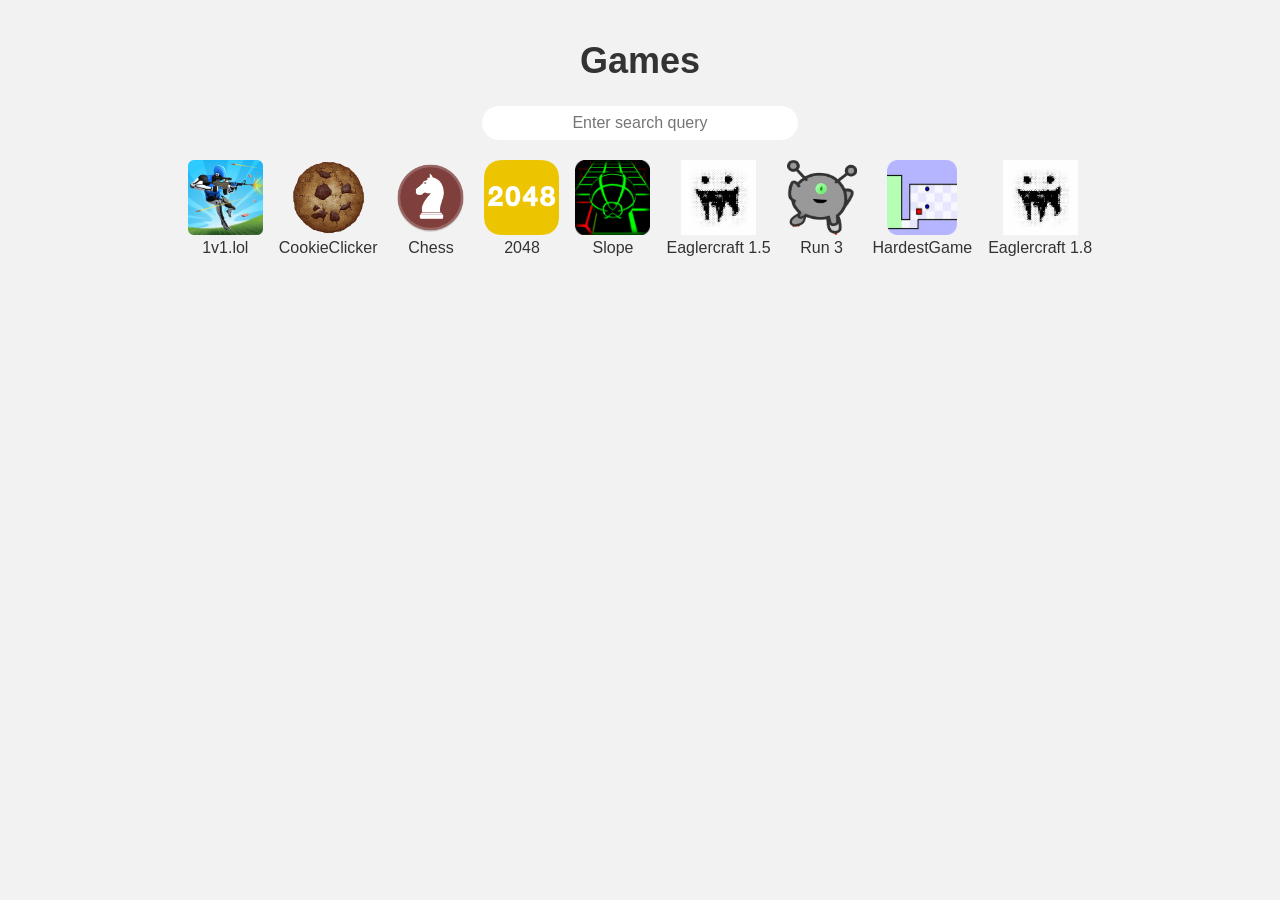
<file: index.html>
<!DOCTYPE html>
<html>
<head>
  <meta charset="UTF-8">
  <title>Games | Derpman's website</title>
<link rel="stylesheet" href="css/style.css">
<link rel="icon" type="image/x-icon" href="img/icon.png">
 <style>
input {
border-radius:20px;
border-width:0px;
text-align:center;
width: 300px;
outline: none;
transition: 0.5s;
}
input:hover {
width: 520px;
transition: 0.5s;
opacity: 10px;
outline: none;
</style>
</head>
<body>
  <h1>Games</h1>
  <div class="search-bar">
    <form id="searchForm">
      <input type="text" id="searchInput" placeholder="Enter search query">
    </form>
  </div>
<div id="searchMessage" style="display: none; color: red; margin-top: 10px;"></div>
<div class="search-results">
<a href="1v1">
<img src="img/1v1.png" style="width:75px;height:75px;"></img>
<br>
1v1.lol
</a>
<a href="cookieclicker">
<img src="img/cookieclicker.png" style="width:75px;height:75px;"></img>
<br>
CookieClicker
</a>
<a href="chess">
<img src="img/chess.png" style="width:75px;height:75px;"></img>
<br>
Chess
</a>
<a href="2048">
<img src="img/2048.png" style="width:75px;height:75px;"></img>
<br>
2048
</a>
<a href="slope">
<img src="img/slope.png" style="width:75px;height:75px;"></img>
<br>
Slope
</a>
<a href="eaglercraft-1-5">
<img src="img/eaglercraft.png" style="width:75px;height:75px;"></img>
<br>
Eaglercraft 1.5
</a>
<a href="run3">
<img src="img/run3.png" style="width:70px;height:75px;"></img>
<br>
Run 3
</a>
<a href="worldshardestgame">
<img src="img/whg.png" style="width:70px;height:75px;"></img>
<br>
HardestGame
</a>
<a href="eaglercraft-1-8">
<img src="img/eaglercraft.png" style="width:75px;height:75px;"></img>
<br>
Eaglercraft 1.8
</a>
</div>
<script src="search.js"></script>
</body>
</html>
</file>
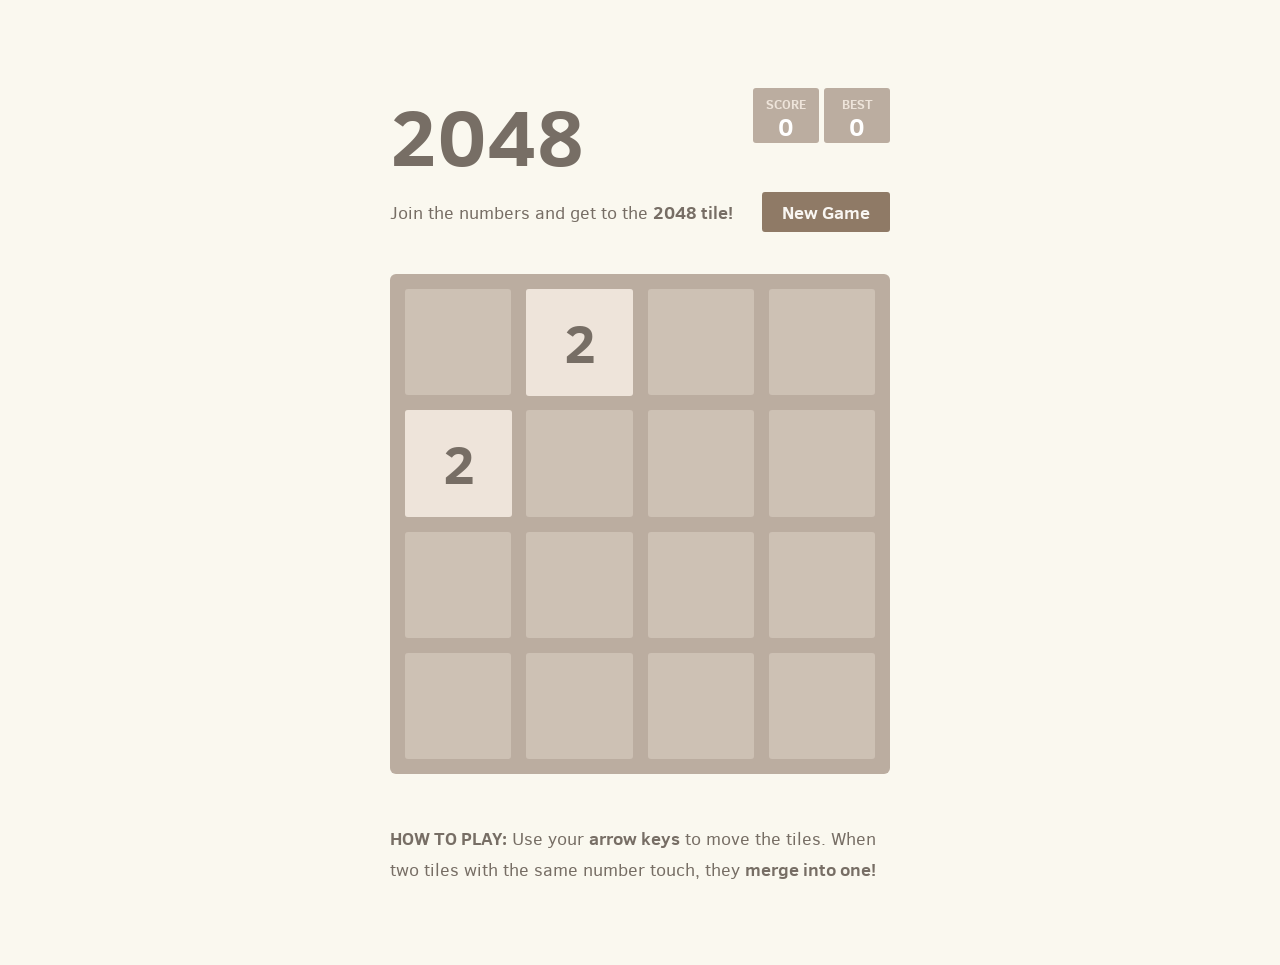
<file: 2048/index.html>
<!DOCTYPE html>
<html>

<head>
  <meta charset="utf-8">
  <title>2048</title>

  <link href="style/main.css" rel="stylesheet" type="text/css">
  <link rel="shortcut icon" href="favicon.ico">
  <link rel="apple-touch-icon" href="meta/apple-touch-icon.png">
  <link rel="apple-touch-startup-image" href="meta/apple-touch-startup-image-640x1096.png" media="(device-width: 320px) and (device-height: 568px) and (-webkit-device-pixel-ratio: 2)"> <!-- iPhone 5+ -->
  <link rel="apple-touch-startup-image" href="meta/apple-touch-startup-image-640x920.png"  media="(device-width: 320px) and (device-height: 480px) and (-webkit-device-pixel-ratio: 2)"> <!-- iPhone, retina -->
  <meta name="apple-mobile-web-app-capable" content="yes">
  <meta name="apple-mobile-web-app-status-bar-style" content="black">

  <meta name="HandheldFriendly" content="True">
  <meta name="MobileOptimized" content="320">
  <meta name="viewport" content="width=device-width, target-densitydpi=160dpi, initial-scale=1.0, maximum-scale=1, user-scalable=no, minimal-ui">
</head>
<body>
  <div class="container">
    <div class="heading">
      <h1 class="title">2048</h1>
      <div class="scores-container">
        <div class="score-container">0</div>
        <div class="best-container">0</div>
      </div>
    </div>

    <div class="above-game">
      <p class="game-intro">Join the numbers and get to the <strong>2048 tile!</strong></p>
      <a class="restart-button">New Game</a>
    </div>

    <div class="game-container">
      <div class="game-message">
        <p></p>
        <div class="lower">
	        <a class="keep-playing-button">Keep going</a>
          <a class="retry-button">Try again</a>
        </div>
      </div>

      <div class="grid-container">
        <div class="grid-row">
          <div class="grid-cell"></div>
          <div class="grid-cell"></div>
          <div class="grid-cell"></div>
          <div class="grid-cell"></div>
        </div>
        <div class="grid-row">
          <div class="grid-cell"></div>
          <div class="grid-cell"></div>
          <div class="grid-cell"></div>
          <div class="grid-cell"></div>
        </div>
        <div class="grid-row">
          <div class="grid-cell"></div>
          <div class="grid-cell"></div>
          <div class="grid-cell"></div>
          <div class="grid-cell"></div>
        </div>
        <div class="grid-row">
          <div class="grid-cell"></div>
          <div class="grid-cell"></div>
          <div class="grid-cell"></div>
          <div class="grid-cell"></div>
        </div>
      </div>

      <div class="tile-container">

      </div>
    </div>

    <p class="game-explanation">
      <strong class="important">How to play:</strong> Use your <strong>arrow keys</strong> to move the tiles. When two tiles with the same number touch, they <strong>merge into one!</strong>
    </p>
  </div>

  <script src="js/bind_polyfill.js"></script>
  <script src="js/classlist_polyfill.js"></script>
  <script src="js/animframe_polyfill.js"></script>
  <script src="js/keyboard_input_manager.js"></script>
  <script src="js/html_actuator.js"></script>
  <script src="js/grid.js"></script>
  <script src="js/tile.js"></script>
  <script src="js/local_storage_manager.js"></script>
  <script src="js/game_manager.js"></script>
  <script src="js/application.js"></script>
</body>

</html>
</file>
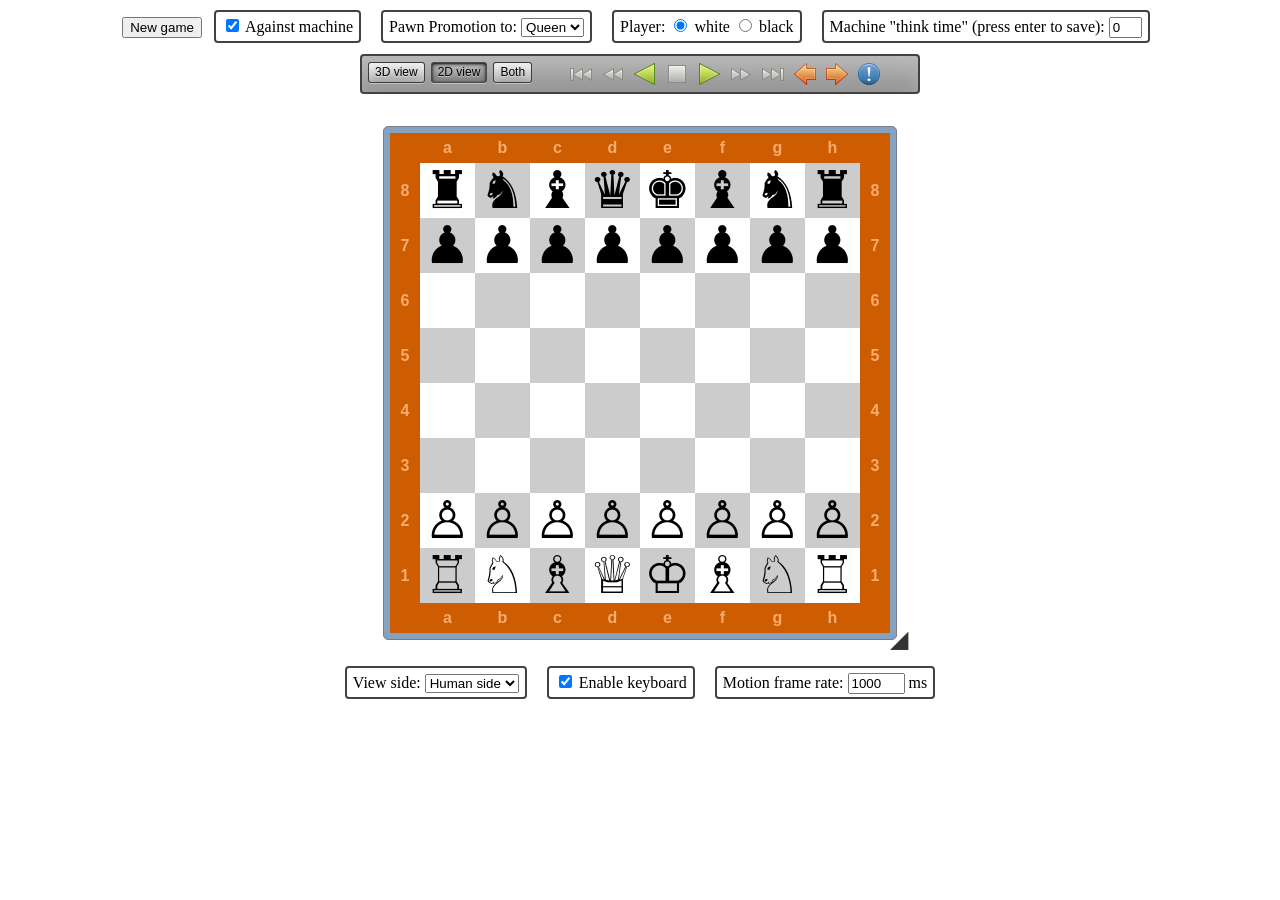
<file: chess/index.html>
<!doctype html>
<html>
<head>
<meta content="text/html; charset=UTF-8" http-equiv="Content-Type" />
<script type="text/ecmascript" src="common/xhr.js"></script>
<script type="text/ecmascript" src="chess.js"></script>
<link type="text/css" rel="stylesheet" href="css/chess.css" />
<link type="text/css" rel="stylesheet" href="skins/gnomechess.css" />
<title>Chess</title>
<script type="text/javascript">
var nVwPressed = false;
function pressVwBtn(nBtnId) {
	if (nVwPressed) { document.getElementById("viewBtn" + nVwPressed).className = ""; }
	document.getElementById("viewBtn" + nBtnId).className = "pressedBtn";
	nVwPressed = nBtnId;
}

// Firefox only
function onPGNLoaded(frEvnt) {
	var sFBody = frEvnt.target.result;
	chess.readPGN(sFBody, document.chessCtrl3.plyerClr2[1].checked);
}

// Firefox only
function loadPGNFile() {
	var oFile = document.getElementById("PGNFileData").files[0];
	if (oFile) {
		var oFReader = new FileReader();
		oFReader.onload = onPGNLoaded;
		oFReader.readAsText(oFile);
	}
}

function initChess() {
	chess.useAI(document.chessCtrl1.useAI.checked);
	chess.setPromotion(document.chessCtrl1.selPromo.selectedIndex);
	chess.setFrameRate(Math.abs(Number(document.chessCtrl2.frameRateCtrl.value)) || 1000);
	chess.setSide(document.chessCtrl2.selSide.selectedIndex);
	chess.useKeyboard(document.chessCtrl2.KeybCtrl.checked);
	chess.placeById("chessDesk");
	document.chessCtrl1.plyDepthCtrl.value = "0";
	chess.setView(1);
	pressVwBtn(1);
}
</script>
<style type="text/css">
hr {
	width: 30%;
	margin-top: 32px;
	margin-bottom: 24px;
}

img.tbBtn {
	cursor: pointer;
	margin: 1px 3px 1px 3px;
}

#pgnTable {
	width: auto;
	height: auto;
	margin-left: auto;
	margin-right: auto;
	border-collapse: collapse;
	border: 0;
}

#pgnTable tr td { padding: 2px; }

#chessCtrlPanel {
	display: none;
}

#chessDesk {
	clear: both;
	width: auto;
	height: auto;
	margin-top: 32px;
	margin-bottom: 32px;
}

#chessToolBar {
	width: 550px;
	height: auto;
	margin: 12px auto;
	background-color: #969696;
	-moz-box-shadow: inset 0 25px 27px -10px #BDBDBD;
	-webkit-box-shadow: inset 0 25px 27px -10px #BDBDBD;
	box-shadow: inset 0 25px 27px -10px #BDBDBD;
	border: 2px solid #424242;
	border-radius:4px;
	text-align:center;
	padding: 6px 3px 2px 3px;
}

#setViewBtns {
	width: auto;
	float: left;
}

#setViewBtns span {
	margin: 0 3px;
	display: inline-block;
	font: 12px / 13px "Lucida Grande", sans-serif;
	text-shadow: rgba(255, 255, 255, 0.4) 0 1px;
	padding: 3px 6px;
	border: 1px solid rgba(0, 0, 0, 0.6);
	background-color: #969696;
	cursor: default;
	-moz-border-radius: 3px;
	-webkit-border-radius: 3px;
	border-radius: 3px;
	-moz-box-shadow: rgba(255, 255, 255, 0.4) 0 1px, inset 0 20px 20px -10px white;
	-webkit-box-shadow: rgba(255, 255, 255, 0.4) 0 1px, inset 0 20px 20px -10px white;
	box-shadow: rgba(255, 255, 255, 0.4) 0 1px, inset 0 20px 20px -10px white;
}
#setViewBtns span.pressedBtn {
	background: #B5B5B5;
	-moz-box-shadow: inset rgba(0, 0, 0, 0.4) 0 -5px 12px, inset rgba(0, 0, 0, 1) 0 1px 3px, rgba(255, 255, 255, 0.4) 0 1px;
	-webkit-box-shadow: inset rgba(0, 0, 0, 0.4) 0 -5px 12px, inset rgba(0, 0, 0, 1) 0 1px 3px, rgba(255, 255, 255, 0.4) 0 1px;
	box-shadow: inset rgba(0, 0, 0, 0.4) 0 -5px 12px, inset rgba(0, 0, 0, 1) 0 1px 3px, rgba(255, 255, 255, 0.4) 0 1px;
}
.configitem {
	border:2px solid #424242;
	border-radius:4px;
	padding:6px;
	margin:8px;
}
</style>
</head>

<body onload="initChess();">

<form name="chessCtrl1" onsubmit="return(false);">
<p style="text-align:center;">
<input type="button" name="strtBtn" value="New game" onclick="chess.organize(this.form.plyerClr1[1].checked);" />
<span class="configitem"><input id="useAIAsk" name="useAI" type="checkbox" onclick="chess.useAI(this.checked);" checked /> <label for="useAIAsk">Against machine</label></span>
<span class="configitem">Pawn Promotion to: <select onchange="chess.setPromotion(this.selectedIndex);" name="selPromo"><option>Queen</option><option>Rook</option><option>Bishop</option><option>Knight</option></select></span>
<span class="configitem">Player: <input type="radio" name="plyerClr1" id="white1" checked /> <label for="white1">white</label> <input type="radio" name="plyerClr1" id="black1" /> <label for="black1">black</label></span>
<span class="configitem">Machine &quot;think time&quot; (press enter to save): <input type="text" name="plyDepthCtrl" value="0" size="2" onkeypress=";if(event.keyCode===13&&chess.setPlyDepth(this.value)){alert('Ply depth setted.' + (Number(this.value) > 2 ? '\nAttention! The game could be very slow.' : ' Good game :)'));}" /></span></p>

<div id="chessToolBar"><div id="setViewBtns"><span id="viewBtn2" onclick="chess.setView(2);pressVwBtn(2);" onmousedown="return(false);">3D view</span><span id="viewBtn1" onclick="chess.setView(1);pressVwBtn(1);" onmousedown="return(false);">2D view</span><span id="viewBtn3" onclick="chess.setView(3);pressVwBtn(3);" onmousedown="return(false);">Both</span></div>
<img class="tbBtn" src="icons/skip-backward.png" title="" onclick="chess.backToStart();" />
<img class="tbBtn" src="icons/backward.png" title="" onclick="chess.navigate(-10, true);" />
<img class="tbBtn" src="icons/reverse-play.png" title="" onclick="chess.navigate(-1, true);" />
<img class="tbBtn" src="icons/stop.png" title="" onclick="chess.stopMotion();" />
<img class="tbBtn" src="icons/play.png" title="" onclick="chess.navigate(1, true);" />
<img class="tbBtn" src="icons/forward.png" title="" onclick="chess.navigate(10, true);" />
<img class="tbBtn" src="icons/skip-forward.png" title="" onclick="chess.returnToEnd();" />
<img class="tbBtn" src="icons/go-previous.png" title="" onclick="chess.navigate(-1);">
<img class="tbBtn" src="icons/go-next.png" title="" onclick="chess.navigate(1);" />
<img class="tbBtn" src="icons/help-hint.png" title="" onclick="chess.help();" />
</div>
</form>

<div id="chessDesk"></div>

<form name="chessCtrl2" onsubmit="return(false);">
<p style="text-align:center;">
<span class="configitem">View side: <select onchange="chess.setSide(this.selectedIndex);" name="selSide"><option>White</option><option>Black</option><option selected>Human side</option></select></span>
<span class="configitem"><input id="useKeybAsk" name="KeybCtrl" type="checkbox" onclick="chess.useKeyboard(this.checked);" checked /> <label for="useKeybAsk">Enable keyboard</label></span>
<span class="configitem">Motion frame rate: <input type="text" name="frameRateCtrl" value="1000" size="5" onchange="var nMs=new Number(this.value);if(!isNaN(nMs)&&nMs>0){chess.setFrameRate(nMs);}" /> ms</p></span>
</form>
<!--
<hr />
<h3 style="text-align:center;">Running code within the "chess" object.</h3>
<p style="text-align:center;">Please uncomment the function chess.runInside(<em>sCode</em>) to execute your code.<br />
<textarea rows="10" cols="55" id="debugArea" onkeyup="if(event.ctrlKey&&event.shiftKey&&event.keyCode===32){chess.runInside(this.value);}">
/**
* Javascript Console.
* Press Ctrl+Shift+Space to run code
* within the "chess" object.
*/

var sRappr = "";
for (nBoardX = 0; nBoardX &lt; 12; nBoardX++) {
	var nBoardY = 0;
	for (nBoardY = 0; nBoardY &lt; 10; nBoardY++) { sRappr += (etc.aBoard[nBoardX * 10 + nBoardY]) + ", "; }
	sRappr = sRappr.substr(0, sRappr.length - 2) + "\n";
}
alert("This is the numeric rappresentation of the chessboard:\n\n" + sRappr); 
</textarea></p>
-->
</body>
</html>
</file>
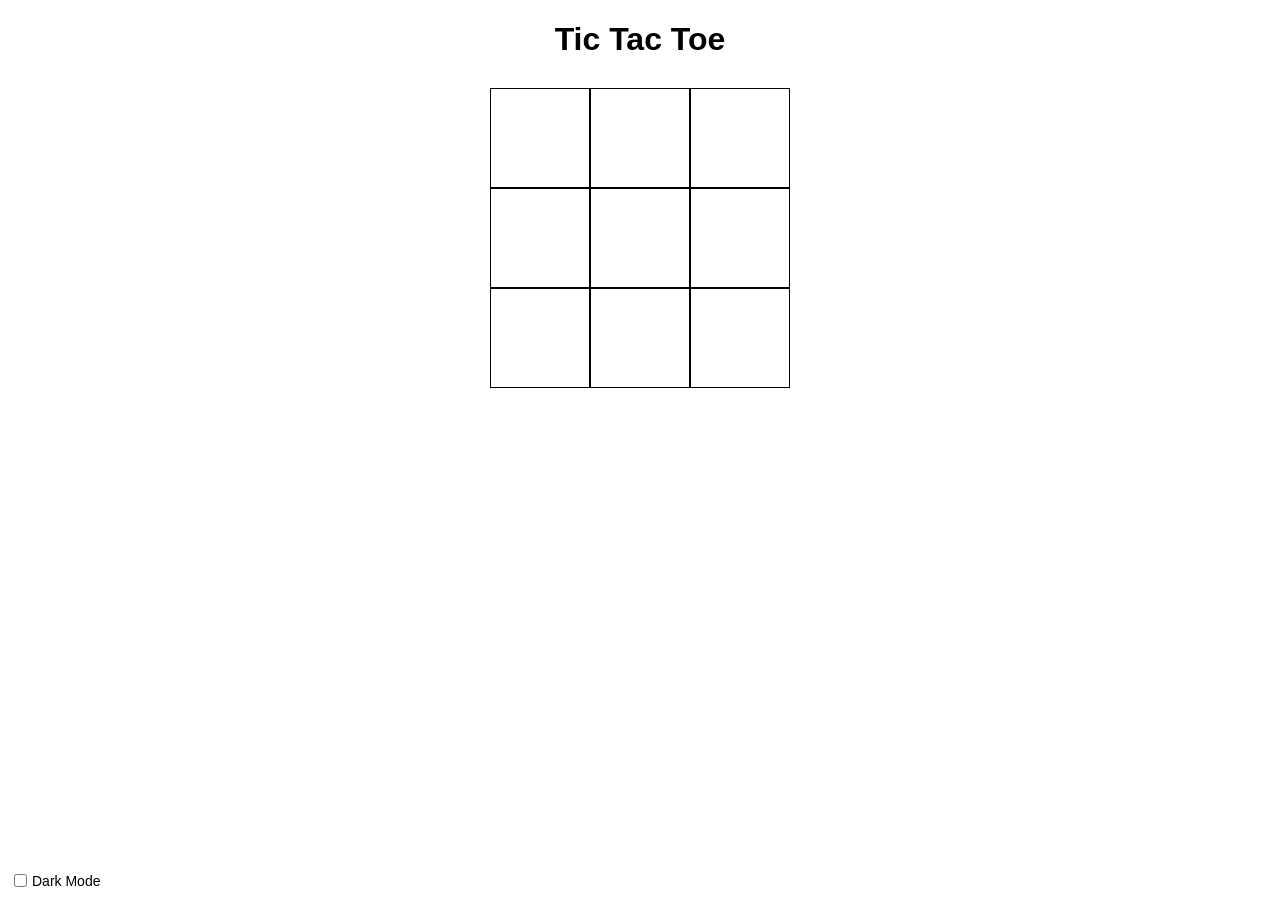
<file: tic-tac-toe/index.html>
<!DOCTYPE html>
<html>
<head>
  <title>Tic-Tac-Toe | Derpman's website</title>
<link rel="icon" type="image/x-icon" href="pfp.png">
  <style>
    body {
      font-family: Arial, sans-serif;
      text-align: center;
      background-color: var(--bg-color);
      color: var(--text-color);
      transition: background-color 0.3s, color 0.3s;
    }

    .board {
      display: flex;
      flex-wrap: wrap;
      width: 300px;
      margin: 0 auto;
      margin-top: 30px;
    }

    .cell {
      box-sizing: border-box;
      width: 100px;
      height: 100px;
      border: 1px solid black;
      display: flex;
      align-items: center;
      justify-content: center;
      font-size: 40px;
      font-weight: bold;
      cursor: pointer;
      transition: transform 0.2s;
    }

    .cell.X {
      color: var(--x-color);
    }

    .cell.O {
      color: var(--o-color);
    }

    .cell.win {
      background-color: #e6e6e6;
    }

    .dark-mode-switch {
      position: fixed;
      bottom: 10px;
      left: 10px;
      display: flex;
      align-items: center;
      justify-content: flex-start;
      font-size: 14px;
    }

    .dark-mode-switch input[type="checkbox"] {
      margin-right: 5px;
    }

    .dark-mode {
      --bg-color: #333;
      --text-color: #fff;
      --x-color: #fff;
      --o-color: #fff;
    }

    .light-mode {
      --bg-color: #fff;
      --text-color: #333;
      --x-color: #000;
      --o-color: #000;
    }

    .move-animation {
      animation: moveScale 0.3s ease-in-out;
    }

    @keyframes moveScale {
      0% {
        transform: scale(0);
      }
      50% {
        transform: scale(1.2);
      }
      100% {
        transform: scale(1);
      }
    }
  </style>
</head>
<body>
  <h1>Tic Tac Toe</h1>
  <div class="board"></div>

  <div class="dark-mode-switch">
    <input type="checkbox" id="darkModeToggle">
    <label for="darkModeToggle">Dark Mode</label>
  </div>

  <script>
    // Game state
    let currentPlayer = 'X';
    let board = ['', '', '', '', '', '', '', '', ''];

    // Create the game board
    const boardContainer = document.querySelector('.board');
    for (let i = 0; i < 9; i++) {
      const cell = document.createElement('div');
      cell.classList.add('cell');
      cell.addEventListener('click', () => makeMove(i));
      boardContainer.appendChild(cell);
    }

    // Handle player move
    function makeMove(index) {
      if (board[index] === '') {
        board[index] = currentPlayer;
        const cell = boardContainer.children[index];
        cell.textContent = currentPlayer;
        cell.classList.add(currentPlayer, 'move-animation');
        checkWin();
        currentPlayer = currentPlayer === 'X' ? 'O' : 'X';
      }
    }

    // Check for a win
    function checkWin() {
      const winningCombinations = [
        [0, 1, 2], [3, 4, 5], [6, 7, 8], // Rows
        [0, 3, 6], [1, 4, 7], [2, 5, 8], // Columns
        [0, 4, 8], [2, 4, 6] // Diagonals
      ];

      for (const combination of winningCombinations) {
        const [a, b, c] = combination;
        if (board[a] !== '' && board[a] === board[b] && board[b] === board[c]) {
          // Highlight winning cells
          boardContainer.children[a].classList.add('win');
          boardContainer.children[b].classList.add('win');
          boardContainer.children[c].classList.add('win');

          // Disable further moves
          for (let i = 0; i < 9; i++) {
            boardContainer.children[i].removeEventListener('click', makeMove);
          }

          alert(`Player ${board[a]} wins!`);

          // Reset the game after a delay
          setTimeout(resetGame, 1000);
          return;
        }
      }

      // Check for a draw
      if (!board.includes('')) {
        alert('It\'s a draw!');

        // Reset the game after a delay
        setTimeout(resetGame, 1000);
      }
    }

    // Reset the game
    function resetGame() {
      currentPlayer = 'X';
      board = ['', '', '', '', '', '', '', '', ''];

      // Clear the board
      for (let i = 0; i < 9; i++) {
        const cell = boardContainer.children[i];
        cell.textContent = '';
        cell.classList.remove('X', 'O', 'win', 'move-animation');
        cell.addEventListener('click', () => makeMove(i));
      }
    }

    // Dark mode switch
    const darkModeToggle = document.getElementById('darkModeToggle');
    darkModeToggle.addEventListener('change', () => {
      document.body.classList.toggle('dark-mode');
      if (document.body.classList.contains('dark-mode')) {
        document.documentElement.style.setProperty('--x-color', '#fff');
        document.documentElement.style.setProperty('--o-color', '#fff');
      } else {
        document.documentElement.style.setProperty('--x-color', '#000');
        document.documentElement.style.setProperty('--o-color', '#000');
      }
    });
  </script>
</body>
</html>
</file>
<file: css/style.css>
body {
    font-family: Arial, sans-serif;
    text-align: center;
    background-color: #f2f2f2;
  }

  h1 {
    color: #333;
    margin-top: 40px;
    font-size: 36px;
  }

  .search-bar {
    margin-top: 20px;
  }

  .search-bar input[type="text"] {
    padding: 8px;
    font-size: 16px;
  }

  .search-bar input[type="submit"] {
    padding: 8px 16px;
    font-size: 16px;
    background-color: #333;
    color: #fff;
    border: none;
    cursor: pointer;
  }

  .search-results {
    margin-top: 20px;
    text-align: center;
    display: flex;
    flex-wrap: wrap;
    justify-content: center;
  }

  .search-results a {
    display: inline-block;
    margin: 0 8px 8px;
    color: #333;
    text-decoration: none;
  }
</file>
<file: 2048/style/main.css>
@import url(fonts/clear-sans.css);
html, body {
  margin: 0;
  padding: 0;
  background: #faf8ef;
  color: #776e65;
  font-family: "Clear Sans", "Helvetica Neue", Arial, sans-serif;
  font-size: 18px; }

body {
  margin: 80px 0; }

.heading:after {
  content: "";
  display: block;
  clear: both; }

h1.title {
  font-size: 80px;
  font-weight: bold;
  margin: 0;
  display: block;
  float: left; }

@-webkit-keyframes move-up {
  0% {
    top: 25px;
    opacity: 1; }

  100% {
    top: -50px;
    opacity: 0; } }
@-moz-keyframes move-up {
  0% {
    top: 25px;
    opacity: 1; }

  100% {
    top: -50px;
    opacity: 0; } }
@keyframes move-up {
  0% {
    top: 25px;
    opacity: 1; }

  100% {
    top: -50px;
    opacity: 0; } }
.scores-container {
  float: right;
  text-align: right; }

.score-container, .best-container {
  position: relative;
  display: inline-block;
  background: #bbada0;
  padding: 15px 25px;
  font-size: 25px;
  height: 25px;
  line-height: 47px;
  font-weight: bold;
  border-radius: 3px;
  color: white;
  margin-top: 8px;
  text-align: center; }
  .score-container:after, .best-container:after {
    position: absolute;
    width: 100%;
    top: 10px;
    left: 0;
    text-transform: uppercase;
    font-size: 13px;
    line-height: 13px;
    text-align: center;
    color: #eee4da; }
  .score-container .score-addition, .best-container .score-addition {
    position: absolute;
    right: 30px;
    color: red;
    font-size: 25px;
    line-height: 25px;
    font-weight: bold;
    color: rgba(119, 110, 101, 0.9);
    z-index: 100;
    -webkit-animation: move-up 600ms ease-in;
    -moz-animation: move-up 600ms ease-in;
    animation: move-up 600ms ease-in;
    -webkit-animation-fill-mode: both;
    -moz-animation-fill-mode: both;
    animation-fill-mode: both; }

.score-container:after {
  content: "Score"; }

.best-container:after {
  content: "Best"; }

p {
  margin-top: 0;
  margin-bottom: 10px;
  line-height: 1.65; }

a {
  color: #776e65;
  font-weight: bold;
  text-decoration: underline;
  cursor: pointer; }

strong.important {
  text-transform: uppercase; }

hr {
  border: none;
  border-bottom: 1px solid #d8d4d0;
  margin-top: 20px;
  margin-bottom: 30px; }

.container {
  width: 500px;
  margin: 0 auto; }

@-webkit-keyframes fade-in {
  0% {
    opacity: 0; }

  100% {
    opacity: 1; } }
@-moz-keyframes fade-in {
  0% {
    opacity: 0; }

  100% {
    opacity: 1; } }
@keyframes fade-in {
  0% {
    opacity: 0; }

  100% {
    opacity: 1; } }
.game-container {
  margin-top: 40px;
  position: relative;
  padding: 15px;
  cursor: default;
  -webkit-touch-callout: none;
  -ms-touch-callout: none;
  -webkit-user-select: none;
  -moz-user-select: none;
  -ms-user-select: none;
  -ms-touch-action: none;
  touch-action: none;
  background: #bbada0;
  border-radius: 6px;
  width: 500px;
  height: 500px;
  -webkit-box-sizing: border-box;
  -moz-box-sizing: border-box;
  box-sizing: border-box; }
  .game-container .game-message {
    display: none;
    position: absolute;
    top: 0;
    right: 0;
    bottom: 0;
    left: 0;
    background: rgba(238, 228, 218, 0.5);
    z-index: 100;
    text-align: center;
    -webkit-animation: fade-in 800ms ease 1200ms;
    -moz-animation: fade-in 800ms ease 1200ms;
    animation: fade-in 800ms ease 1200ms;
    -webkit-animation-fill-mode: both;
    -moz-animation-fill-mode: both;
    animation-fill-mode: both; }
    .game-container .game-message p {
      font-size: 60px;
      font-weight: bold;
      height: 60px;
      line-height: 60px;
      margin-top: 222px; }
    .game-container .game-message .lower {
      display: block;
      margin-top: 59px; }
    .game-container .game-message a {
      display: inline-block;
      background: #8f7a66;
      border-radius: 3px;
      padding: 0 20px;
      text-decoration: none;
      color: #f9f6f2;
      height: 40px;
      line-height: 42px;
      margin-left: 9px; }
      .game-container .game-message a.keep-playing-button {
        display: none; }
    .game-container .game-message.game-won {
      background: rgba(237, 194, 46, 0.5);
      color: #f9f6f2; }
      .game-container .game-message.game-won a.keep-playing-button {
        display: inline-block; }
    .game-container .game-message.game-won, .game-container .game-message.game-over {
      display: block; }

.grid-container {
  position: absolute;
  z-index: 1; }

.grid-row {
  margin-bottom: 15px; }
  .grid-row:last-child {
    margin-bottom: 0; }
  .grid-row:after {
    content: "";
    display: block;
    clear: both; }

.grid-cell {
  width: 106.25px;
  height: 106.25px;
  margin-right: 15px;
  float: left;
  border-radius: 3px;
  background: rgba(238, 228, 218, 0.35); }
  .grid-cell:last-child {
    margin-right: 0; }

.tile-container {
  position: absolute;
  z-index: 2; }

.tile, .tile .tile-inner {
  width: 107px;
  height: 107px;
  line-height: 107px; }
.tile.tile-position-1-1 {
  -webkit-transform: translate(0px, 0px);
  -moz-transform: translate(0px, 0px);
  -ms-transform: translate(0px, 0px);
  transform: translate(0px, 0px); }
.tile.tile-position-1-2 {
  -webkit-transform: translate(0px, 121px);
  -moz-transform: translate(0px, 121px);
  -ms-transform: translate(0px, 121px);
  transform: translate(0px, 121px); }
.tile.tile-position-1-3 {
  -webkit-transform: translate(0px, 242px);
  -moz-transform: translate(0px, 242px);
  -ms-transform: translate(0px, 242px);
  transform: translate(0px, 242px); }
.tile.tile-position-1-4 {
  -webkit-transform: translate(0px, 363px);
  -moz-transform: translate(0px, 363px);
  -ms-transform: translate(0px, 363px);
  transform: translate(0px, 363px); }
.tile.tile-position-2-1 {
  -webkit-transform: translate(121px, 0px);
  -moz-transform: translate(121px, 0px);
  -ms-transform: translate(121px, 0px);
  transform: translate(121px, 0px); }
.tile.tile-position-2-2 {
  -webkit-transform: translate(121px, 121px);
  -moz-transform: translate(121px, 121px);
  -ms-transform: translate(121px, 121px);
  transform: translate(121px, 121px); }
.tile.tile-position-2-3 {
  -webkit-transform: translate(121px, 242px);
  -moz-transform: translate(121px, 242px);
  -ms-transform: translate(121px, 242px);
  transform: translate(121px, 242px); }
.tile.tile-position-2-4 {
  -webkit-transform: translate(121px, 363px);
  -moz-transform: translate(121px, 363px);
  -ms-transform: translate(121px, 363px);
  transform: translate(121px, 363px); }
.tile.tile-position-3-1 {
  -webkit-transform: translate(242px, 0px);
  -moz-transform: translate(242px, 0px);
  -ms-transform: translate(242px, 0px);
  transform: translate(242px, 0px); }
.tile.tile-position-3-2 {
  -webkit-transform: translate(242px, 121px);
  -moz-transform: translate(242px, 121px);
  -ms-transform: translate(242px, 121px);
  transform: translate(242px, 121px); }
.tile.tile-position-3-3 {
  -webkit-transform: translate(242px, 242px);
  -moz-transform: translate(242px, 242px);
  -ms-transform: translate(242px, 242px);
  transform: translate(242px, 242px); }
.tile.tile-position-3-4 {
  -webkit-transform: translate(242px, 363px);
  -moz-transform: translate(242px, 363px);
  -ms-transform: translate(242px, 363px);
  transform: translate(242px, 363px); }
.tile.tile-position-4-1 {
  -webkit-transform: translate(363px, 0px);
  -moz-transform: translate(363px, 0px);
  -ms-transform: translate(363px, 0px);
  transform: translate(363px, 0px); }
.tile.tile-position-4-2 {
  -webkit-transform: translate(363px, 121px);
  -moz-transform: translate(363px, 121px);
  -ms-transform: translate(363px, 121px);
  transform: translate(363px, 121px); }
.tile.tile-position-4-3 {
  -webkit-transform: translate(363px, 242px);
  -moz-transform: translate(363px, 242px);
  -ms-transform: translate(363px, 242px);
  transform: translate(363px, 242px); }
.tile.tile-position-4-4 {
  -webkit-transform: translate(363px, 363px);
  -moz-transform: translate(363px, 363px);
  -ms-transform: translate(363px, 363px);
  transform: translate(363px, 363px); }

.tile {
  position: absolute;
  -webkit-transition: 100ms ease-in-out;
  -moz-transition: 100ms ease-in-out;
  transition: 100ms ease-in-out;
  -webkit-transition-property: -webkit-transform;
  -moz-transition-property: -moz-transform;
  transition-property: transform; }
  .tile .tile-inner {
    border-radius: 3px;
    background: #eee4da;
    text-align: center;
    font-weight: bold;
    z-index: 10;
    font-size: 55px; }
  .tile.tile-2 .tile-inner {
    background: #eee4da;
    box-shadow: 0 0 30px 10px rgba(243, 215, 116, 0), inset 0 0 0 1px rgba(255, 255, 255, 0); }
  .tile.tile-4 .tile-inner {
    background: #ede0c8;
    box-shadow: 0 0 30px 10px rgba(243, 215, 116, 0), inset 0 0 0 1px rgba(255, 255, 255, 0); }
  .tile.tile-8 .tile-inner {
    color: #f9f6f2;
    background: #f2b179; }
  .tile.tile-16 .tile-inner {
    color: #f9f6f2;
    background: #f59563; }
  .tile.tile-32 .tile-inner {
    color: #f9f6f2;
    background: #f67c5f; }
  .tile.tile-64 .tile-inner {
    color: #f9f6f2;
    background: #f65e3b; }
  .tile.tile-128 .tile-inner {
    color: #f9f6f2;
    background: #edcf72;
    box-shadow: 0 0 30px 10px rgba(243, 215, 116, 0.2381), inset 0 0 0 1px rgba(255, 255, 255, 0.14286);
    font-size: 45px; }
    @media screen and (max-width: 520px) {
      .tile.tile-128 .tile-inner {
        font-size: 25px; } }
  .tile.tile-256 .tile-inner {
    color: #f9f6f2;
    background: #edcc61;
    box-shadow: 0 0 30px 10px rgba(243, 215, 116, 0.31746), inset 0 0 0 1px rgba(255, 255, 255, 0.19048);
    font-size: 45px; }
    @media screen and (max-width: 520px) {
      .tile.tile-256 .tile-inner {
        font-size: 25px; } }
  .tile.tile-512 .tile-inner {
    color: #f9f6f2;
    background: #edc850;
    box-shadow: 0 0 30px 10px rgba(243, 215, 116, 0.39683), inset 0 0 0 1px rgba(255, 255, 255, 0.2381);
    font-size: 45px; }
    @media screen and (max-width: 520px) {
      .tile.tile-512 .tile-inner {
        font-size: 25px; } }
  .tile.tile-1024 .tile-inner {
    color: #f9f6f2;
    background: #edc53f;
    box-shadow: 0 0 30px 10px rgba(243, 215, 116, 0.47619), inset 0 0 0 1px rgba(255, 255, 255, 0.28571);
    font-size: 35px; }
    @media screen and (max-width: 520px) {
      .tile.tile-1024 .tile-inner {
        font-size: 15px; } }
  .tile.tile-2048 .tile-inner {
    color: #f9f6f2;
    background: #edc22e;
    box-shadow: 0 0 30px 10px rgba(243, 215, 116, 0.55556), inset 0 0 0 1px rgba(255, 255, 255, 0.33333);
    font-size: 35px; }
    @media screen and (max-width: 520px) {
      .tile.tile-2048 .tile-inner {
        font-size: 15px; } }
  .tile.tile-super .tile-inner {
    color: #f9f6f2;
    background: #3c3a32;
    font-size: 30px; }
    @media screen and (max-width: 520px) {
      .tile.tile-super .tile-inner {
        font-size: 10px; } }

@-webkit-keyframes appear {
  0% {
    opacity: 0;
    -webkit-transform: scale(0);
    -moz-transform: scale(0);
    -ms-transform: scale(0);
    transform: scale(0); }

  100% {
    opacity: 1;
    -webkit-transform: scale(1);
    -moz-transform: scale(1);
    -ms-transform: scale(1);
    transform: scale(1); } }
@-moz-keyframes appear {
  0% {
    opacity: 0;
    -webkit-transform: scale(0);
    -moz-transform: scale(0);
    -ms-transform: scale(0);
    transform: scale(0); }

  100% {
    opacity: 1;
    -webkit-transform: scale(1);
    -moz-transform: scale(1);
    -ms-transform: scale(1);
    transform: scale(1); } }
@keyframes appear {
  0% {
    opacity: 0;
    -webkit-transform: scale(0);
    -moz-transform: scale(0);
    -ms-transform: scale(0);
    transform: scale(0); }

  100% {
    opacity: 1;
    -webkit-transform: scale(1);
    -moz-transform: scale(1);
    -ms-transform: scale(1);
    transform: scale(1); } }
.tile-new .tile-inner {
  -webkit-animation: appear 200ms ease 100ms;
  -moz-animation: appear 200ms ease 100ms;
  animation: appear 200ms ease 100ms;
  -webkit-animation-fill-mode: backwards;
  -moz-animation-fill-mode: backwards;
  animation-fill-mode: backwards; }

@-webkit-keyframes pop {
  0% {
    -webkit-transform: scale(0);
    -moz-transform: scale(0);
    -ms-transform: scale(0);
    transform: scale(0); }

  50% {
    -webkit-transform: scale(1.2);
    -moz-transform: scale(1.2);
    -ms-transform: scale(1.2);
    transform: scale(1.2); }

  100% {
    -webkit-transform: scale(1);
    -moz-transform: scale(1);
    -ms-transform: scale(1);
    transform: scale(1); } }
@-moz-keyframes pop {
  0% {
    -webkit-transform: scale(0);
    -moz-transform: scale(0);
    -ms-transform: scale(0);
    transform: scale(0); }

  50% {
    -webkit-transform: scale(1.2);
    -moz-transform: scale(1.2);
    -ms-transform: scale(1.2);
    transform: scale(1.2); }

  100% {
    -webkit-transform: scale(1);
    -moz-transform: scale(1);
    -ms-transform: scale(1);
    transform: scale(1); } }
@keyframes pop {
  0% {
    -webkit-transform: scale(0);
    -moz-transform: scale(0);
    -ms-transform: scale(0);
    transform: scale(0); }

  50% {
    -webkit-transform: scale(1.2);
    -moz-transform: scale(1.2);
    -ms-transform: scale(1.2);
    transform: scale(1.2); }

  100% {
    -webkit-transform: scale(1);
    -moz-transform: scale(1);
    -ms-transform: scale(1);
    transform: scale(1); } }
.tile-merged .tile-inner {
  z-index: 20;
  -webkit-animation: pop 200ms ease 100ms;
  -moz-animation: pop 200ms ease 100ms;
  animation: pop 200ms ease 100ms;
  -webkit-animation-fill-mode: backwards;
  -moz-animation-fill-mode: backwards;
  animation-fill-mode: backwards; }

.above-game:after {
  content: "";
  display: block;
  clear: both; }

.game-intro {
  float: left;
  line-height: 42px;
  margin-bottom: 0; }

.restart-button {
  display: inline-block;
  background: #8f7a66;
  border-radius: 3px;
  padding: 0 20px;
  text-decoration: none;
  color: #f9f6f2;
  height: 40px;
  line-height: 42px;
  display: block;
  text-align: center;
  float: right; }

.game-explanation {
  margin-top: 50px; }

@media screen and (max-width: 520px) {
  html, body {
    font-size: 15px; }

  body {
    margin: 20px 0;
    padding: 0 20px; }

  h1.title {
    font-size: 27px;
    margin-top: 15px; }

  .container {
    width: 280px;
    margin: 0 auto; }

  .score-container, .best-container {
    margin-top: 0;
    padding: 15px 10px;
    min-width: 40px; }

  .heading {
    margin-bottom: 10px; }

  .game-intro {
    width: 55%;
    display: block;
    box-sizing: border-box;
    line-height: 1.65; }

  .restart-button {
    width: 42%;
    padding: 0;
    display: block;
    box-sizing: border-box;
    margin-top: 2px; }

  .game-container {
    margin-top: 17px;
    position: relative;
    padding: 10px;
    cursor: default;
    -webkit-touch-callout: none;
    -ms-touch-callout: none;
    -webkit-user-select: none;
    -moz-user-select: none;
    -ms-user-select: none;
    -ms-touch-action: none;
    touch-action: none;
    background: #bbada0;
    border-radius: 6px;
    width: 280px;
    height: 280px;
    -webkit-box-sizing: border-box;
    -moz-box-sizing: border-box;
    box-sizing: border-box; }
    .game-container .game-message {
      display: none;
      position: absolute;
      top: 0;
      right: 0;
      bottom: 0;
      left: 0;
      background: rgba(238, 228, 218, 0.5);
      z-index: 100;
      text-align: center;
      -webkit-animation: fade-in 800ms ease 1200ms;
      -moz-animation: fade-in 800ms ease 1200ms;
      animation: fade-in 800ms ease 1200ms;
      -webkit-animation-fill-mode: both;
      -moz-animation-fill-mode: both;
      animation-fill-mode: both; }
      .game-container .game-message p {
        font-size: 60px;
        font-weight: bold;
        height: 60px;
        line-height: 60px;
        margin-top: 222px; }
      .game-container .game-message .lower {
        display: block;
        margin-top: 59px; }
      .game-container .game-message a {
        display: inline-block;
        background: #8f7a66;
        border-radius: 3px;
        padding: 0 20px;
        text-decoration: none;
        color: #f9f6f2;
        height: 40px;
        line-height: 42px;
        margin-left: 9px; }
        .game-container .game-message a.keep-playing-button {
          display: none; }
      .game-container .game-message.game-won {
        background: rgba(237, 194, 46, 0.5);
        color: #f9f6f2; }
        .game-container .game-message.game-won a.keep-playing-button {
          display: inline-block; }
      .game-container .game-message.game-won, .game-container .game-message.game-over {
        display: block; }

  .grid-container {
    position: absolute;
    z-index: 1; }

  .grid-row {
    margin-bottom: 10px; }
    .grid-row:last-child {
      margin-bottom: 0; }
    .grid-row:after {
      content: "";
      display: block;
      clear: both; }

  .grid-cell {
    width: 57.5px;
    height: 57.5px;
    margin-right: 10px;
    float: left;
    border-radius: 3px;
    background: rgba(238, 228, 218, 0.35); }
    .grid-cell:last-child {
      margin-right: 0; }

  .tile-container {
    position: absolute;
    z-index: 2; }

  .tile, .tile .tile-inner {
    width: 58px;
    height: 58px;
    line-height: 58px; }
  .tile.tile-position-1-1 {
    -webkit-transform: translate(0px, 0px);
    -moz-transform: translate(0px, 0px);
    -ms-transform: translate(0px, 0px);
    transform: translate(0px, 0px); }
  .tile.tile-position-1-2 {
    -webkit-transform: translate(0px, 67px);
    -moz-transform: translate(0px, 67px);
    -ms-transform: translate(0px, 67px);
    transform: translate(0px, 67px); }
  .tile.tile-position-1-3 {
    -webkit-transform: translate(0px, 135px);
    -moz-transform: translate(0px, 135px);
    -ms-transform: translate(0px, 135px);
    transform: translate(0px, 135px); }
  .tile.tile-position-1-4 {
    -webkit-transform: translate(0px, 202px);
    -moz-transform: translate(0px, 202px);
    -ms-transform: translate(0px, 202px);
    transform: translate(0px, 202px); }
  .tile.tile-position-2-1 {
    -webkit-transform: translate(67px, 0px);
    -moz-transform: translate(67px, 0px);
    -ms-transform: translate(67px, 0px);
    transform: translate(67px, 0px); }
  .tile.tile-position-2-2 {
    -webkit-transform: translate(67px, 67px);
    -moz-transform: translate(67px, 67px);
    -ms-transform: translate(67px, 67px);
    transform: translate(67px, 67px); }
  .tile.tile-position-2-3 {
    -webkit-transform: translate(67px, 135px);
    -moz-transform: translate(67px, 135px);
    -ms-transform: translate(67px, 135px);
    transform: translate(67px, 135px); }
  .tile.tile-position-2-4 {
    -webkit-transform: translate(67px, 202px);
    -moz-transform: translate(67px, 202px);
    -ms-transform: translate(67px, 202px);
    transform: translate(67px, 202px); }
  .tile.tile-position-3-1 {
    -webkit-transform: translate(135px, 0px);
    -moz-transform: translate(135px, 0px);
    -ms-transform: translate(135px, 0px);
    transform: translate(135px, 0px); }
  .tile.tile-position-3-2 {
    -webkit-transform: translate(135px, 67px);
    -moz-transform: translate(135px, 67px);
    -ms-transform: translate(135px, 67px);
    transform: translate(135px, 67px); }
  .tile.tile-position-3-3 {
    -webkit-transform: translate(135px, 135px);
    -moz-transform: translate(135px, 135px);
    -ms-transform: translate(135px, 135px);
    transform: translate(135px, 135px); }
  .tile.tile-position-3-4 {
    -webkit-transform: translate(135px, 202px);
    -moz-transform: translate(135px, 202px);
    -ms-transform: translate(135px, 202px);
    transform: translate(135px, 202px); }
  .tile.tile-position-4-1 {
    -webkit-transform: translate(202px, 0px);
    -moz-transform: translate(202px, 0px);
    -ms-transform: translate(202px, 0px);
    transform: translate(202px, 0px); }
  .tile.tile-position-4-2 {
    -webkit-transform: translate(202px, 67px);
    -moz-transform: translate(202px, 67px);
    -ms-transform: translate(202px, 67px);
    transform: translate(202px, 67px); }
  .tile.tile-position-4-3 {
    -webkit-transform: translate(202px, 135px);
    -moz-transform: translate(202px, 135px);
    -ms-transform: translate(202px, 135px);
    transform: translate(202px, 135px); }
  .tile.tile-position-4-4 {
    -webkit-transform: translate(202px, 202px);
    -moz-transform: translate(202px, 202px);
    -ms-transform: translate(202px, 202px);
    transform: translate(202px, 202px); }

  .tile .tile-inner {
    font-size: 35px; }

  .game-message p {
    font-size: 30px !important;
    height: 30px !important;
    line-height: 30px !important;
    margin-top: 90px !important; }
  .game-message .lower {
    margin-top: 30px !important; } }
</file>
<file: chess/css/chess.css>
body {
	background-color: white;
}

span.intLink, #chessClosePanel {
	cursor: pointer;
}

a.chessCtrlBtn:link, span.chessCtrlBtn {
	margin: 0 20px;
	text-decoration: none;
	-moz-user-select: none;
	color: #000000;
	cursor: default;
	height: 21px;
	padding: 0 8px;
	font: 13px / 20px "Lucida Grande", sans-serif;
	-moz-border-radius: 10px;
	-webkit-border-radius: 10px;
	border-radius: 10px;
	background: rgb(235, 235, 235);
	-moz-box-shadow:
		0 1px 0 rgba(0, 0, 0, 0.15),
		inset 0 1px 0 rgba(0, 0, 0, 0.2),
		inset 0 0 1px rgba(0, 0, 0, 0.8),
		inset 0 0 1px #000,
		inset 0 10px 5px -5px rgba(255, 255, 255, 1),
		inset 0 -20px 10px -10px rgba(255, 255, 255, 0.8),
		inset 0 -13px rgba(0, 0, 0, 0.1);
	-webkit-box-shadow:
		0 1px 0 rgba(0, 0, 0, 0.15),
		inset 0 1px 0 rgba(0, 0, 0, 0.2),
		inset 0 0 1px rgba(0, 0, 0, 0.8),
		inset 0 0 1px #000,
		inset 0 10px 5px -5px rgba(255, 255, 255, 1),
		inset 0 -20px 10px -10px rgba(255, 255, 255, 0.8),
		inset 0 -13px rgba(0, 0, 0, 0.1);
	box-shadow:
		0 1px 0 rgba(0, 0, 0, 0.15),
		inset 0 1px 0 rgba(0, 0, 0, 0.2),
		inset 0 0 1px rgba(0, 0, 0, 0.8),
		inset 0 0 1px #000,
		inset 0 10px 5px -5px rgba(255, 255, 255, 1),
		inset 0 -20px 10px -10px rgba(255, 255, 255, 0.8),
		inset 0 -13px rgba(0, 0, 0, 0.1);
}
a.chessCtrlBtn:active:hover, span.chessCtrlBtn:active:hover {
	background-color: #79A7D5;
	-moz-box-shadow:
		0 1px 0 rgba(0, 0, 0, 0.15),
		inset 0 1px 0 rgba(0, 0, 0, 0.2),
		inset 0 0 1px rgba(0, 0, 0, 0.8),
		inset 0 0 1px #000,
		inset 0 10px 5px -5px rgba(255, 255, 255, 0.4),
		inset 0 -20px 10px -10px #A4D6F1,
		inset 0 -13px #387CC0;
	-webkit-box-shadow:
		0 1px 0 rgba(0, 0, 0, 0.15),
		inset 0 1px 0 rgba(0, 0, 0, 0.2),
		inset 0 0 1px rgba(0, 0, 0, 0.8),
		inset 0 0 1px #000,
		inset 0 10px 5px -5px rgba(255, 255, 255, 0.4),
		inset 0 -20px 10px -10px #A4D6F1,
		inset 0 -13px #387CC0;
	box-shadow:
		0 1px 0 rgba(0, 0, 0, 0.15),
		inset 0 1px 0 rgba(0, 0, 0, 0.2),
		inset 0 0 1px rgba(0, 0, 0, 0.8),
		inset 0 0 1px #000,
		inset 0 10px 5px -5px rgba(255, 255, 255, 0.4),
		inset 0 -20px 10px -10px #A4D6F1,
		inset 0 -13px #387CC0;
}
div.chessFilmBox {
	position: absolute;
	left: 0;
	top: 0;
	border: 1px #000000 solid;
	background-color: #ffffaa;
	opacity: 0.5;
	filter: alpha(opacity=50);
	border-radius: 5px;
	-moz-border-radius: 5px;
	-webkit-border-radius: 5px;
	z-index: 10000000;
}

div.gnotify {
	padding: 10px;
	z-index: 10000001;
}

/** Normal Style Positions **/
div.gnotify { position: fixed; }

div.gnotify.top-left {
	left: 0;
	top: 0;
}

div.gnotify.top-right {
	right: 0;
	top: 0;
}

div.gnotify.bottom-left {
	left: 0;
	bottom: 0;
}

div.gnotify.bottom-right {
	right: 0;
	bottom: 0;
}

div.gnotify.center {
	top: 0;
	width: 50%;
	left: 25%;
}

div.gnotify-message span.intLink, div.gnotify-message a, div.gnotify-message a:link, div.gnotify-message a:visited, div.gnotify-message a:hover {
	font-weight: bold;
	text-decoration: inherit;
	color: inherit;
}

/** Cross Browser Styling **/
div.center div.gnotify-notification, div.center div.gnotify-closer {
	margin-left: auto;
	margin-right: auto;
}

div.gnotify div.gnotify-notification, div.gnotify div.gnotify-closer {
	background-color: #000000;
	color: #ffffff;
	opacity: 0.85;
	filter: alpha(opacity=85);
	width: 235px;
	padding: 10px;
	margin-top: 5px;
	margin-bottom: 5px;
	font-family: Tahoma, Arial, Helvetica, sans-serif;
	font-size: 12px;
	text-align: left;
	display: none;
	border-radius: 5px;
	-moz-border-radius: 5px;
	-webkit-border-radius: 5px;
}

div.gnotify div.gnotify-notification { min-height: 40px; }

div.gnotify div.gnotify-notification div.header {
	font-weight: bold;
	font-size: 10px;
}

div.gnotify div.gnotify-notification div.close {
	float: right;
	font-weight: bold;
	font-size: 12px;
	cursor: pointer;
}

div.gnotify div.gnotify-closer {
	height: 15px;
	padding-top: 4px;
	padding-bottom: 4px;
	cursor: pointer;
	font-size: 11px;
	font-weight: bold;
	text-align: center;
}

#chessboardsBox {
	position: relative;
	margin-left: auto;
	margin-right: auto;
	left: 0;
	top: 0;
	clear: both;
	overflow: visible;
	background-color: #87a1c0;
	border: 1px #76808C solid;
	-moz-border-radius: 5px;
	-webkit-border-radius: 5px;
	border-radius: 5px;
	/*
	-moz-box-shadow:
		0 0 20px black,
		20px 15px 30px yellow,
		-20px 15px 30px lime,
		-20px -15px 30px blue,
		20px -15px 30px red;
	-webkit-box-shadow:
		0 0 20px black,
		20px 15px 30px yellow,
		-20px 15px 30px lime,
		-20px -15px 30px blue,
		20px -15px 30px red;
	box-shadow:
		0 0 20px black,
		20px 15px 30px yellow,
		-20px 15px 30px lime,
		-20px -15px 30px blue,
		20px -15px 30px red;
	*/
}
#chessSizeHandle {
	background-color: transparent;
	color: #333333;
	font-size: 24px;
	line-height: 24px;
	width: auto;
	height: auto;
	position: absolute;
	right: -12px;
	bottom: -12px;
	float: right;
	margin-top: auto;
	cursor: se-resize;
}

#chess3DBox {
	/**
	* width: [DYNAMIC VALUE];
	* height: [DYNAMIC VALUE];
	*/
	float: left;
}

#chess2DBox {
	/**
	* width: [DYNAMIC VALUE];
	* height: [DYNAMIC VALUE];
	*/
	float: right;
}
#chessCtrlPanel, #chessCtrlPanel select, #chessCtrlPanel input[type=text] {
	-moz-border-radius: 5px;
	-webkit-border-radius: 5px;
	border-radius: 5px;
}

#chessCtrlPanel {
	position: fixed;
	bottom: 0;
	right: 0;
	width: 140px;
	height: auto;
	overflow: hidden;
	background-color: #404d4f;
	color: #ffffff;
	font-size: 12px;
	font-family: Tahoma, Arial, Verdana, Helvetica;
	-moz-box-shadow: 3px 3px red, -8px -2px 8px #2d3637;
	-webkit-box-shadow: 3px 3px red, -8px -2px 8px #2d3637;
        box-shadow: 3px 3px red, -8px -2px 8px #2d3637;
}

#chessCtrlPanel form {
	clear: both;
}

#chessClosePanel {
	width: auto;
	height: auto;
	margin: 0 12px 1px auto;
	float: right;
}

#chessCtrlPanel p {
	margin-top: 6px;
	text-align: center;
}

#chessInfo span.intLink {
	color: #ffffff;
	text-decoration: underline;
}

span.infoKey, span.infoVal {
	color: #ffffff;
	cursor: pointer;
}

span.infoKey {
	font-weight: bold;
}

#chessMoves {
	width: 92%;
	height: 120px;
	padding: 4px;
	font-family: Courier New, Courier;
	font-size: 12px;
}

#chessMoves, #chessAlgebraic {
	border: 1px solid #778284;
	background-color: transparent;
	color: #ffffff;
	-moz-box-shadow: inset 2px 2px 5px black, 2px 2px 5px black;
	-webkit-box-shadow: inset 2px 2px 5px black, 2px 2px 5px black;
	box-shadow: inset 2px 2px 5px black, 2px 2px 5px black;
}

#chessAlgebraic {
	width: 90%;
	margin-top: 3px;
	font-size: 11px;
}

#chessInfo p {
	text-align: center;
	margin: 6px 4px 6px 4px;
}

#chessCurtain {
	display:table;
	width: 100%;
	height: 100%;
	position: fixed;
	left: 0;
	top: 0;
	background-color: #000000;
	opacity: 0.5;
	filter: alpha(opacity=50);
	z-index: 10000002;
}

#chessLoading {
	display: table-cell;
	vertical-align: middle;
	text-align: center;
	border: 1px #000000 solid;
	color: #ffff00;
}
</file>
<file: chess/skins/gnomechess.css>
#flatChessboard { /* Table element */
	/**
	* margin-top: [DYNAMIC VALUE];
	* margin-bottom: [DYNAMIC VALUE];
	*/
	margin-left: auto;
	margin-right: auto;
	border-collapse: collapse;
	border: 0;
}
#flatChessboard tr td.blackSquares, #flatChessboard tr td.whiteSquares {
	width: 11%;
	height: 11%;
	font-size: 52px;
	line-height: 42px;
	text-align: center;
	font-family: Times New Roman;
}

#flatChessboard tr td.blackSquares span, #flatChessboard tr td.whiteSquares span { cursor: pointer; }

#flatChessboard tr th.horizCoords {
	width: 11%;
	height: 6%;
}

#flatChessboard tr th.vertCoords {
	width: 6%;
	height: 11%;
}

#flatChessboard tr td.blackSquares { background-color: #cccccc; }

/* #flatChessboard tr td.blackSquares:hover { background-color: #ccccaa; } */

#flatChessboard tr td.whiteSquares { background-color: #ffffff; }

/* #flatChessboard tr td.whiteSquares:hover { background-color: #ddddaa; } */

#flatChessboard tr td.boardAngle /*, #bottomBorder */ { height: 6%; }

#flatChessboard tr td.boardAngle { background-color: #ffffff;}

#flatChessboard tr td.boardAngle /*, #rightBorder */ {
	width: 6%;
}
#flatChessboard tr th, #flatChessboard tr td.boardAngle /*, #rightBorder, #bottomBorder */ {
	overflow: visible;
	background-color: #ce5c00;
	color: #f9ac6d;
	font-family: Arial;
	font-size: 100%;
}
</file>
